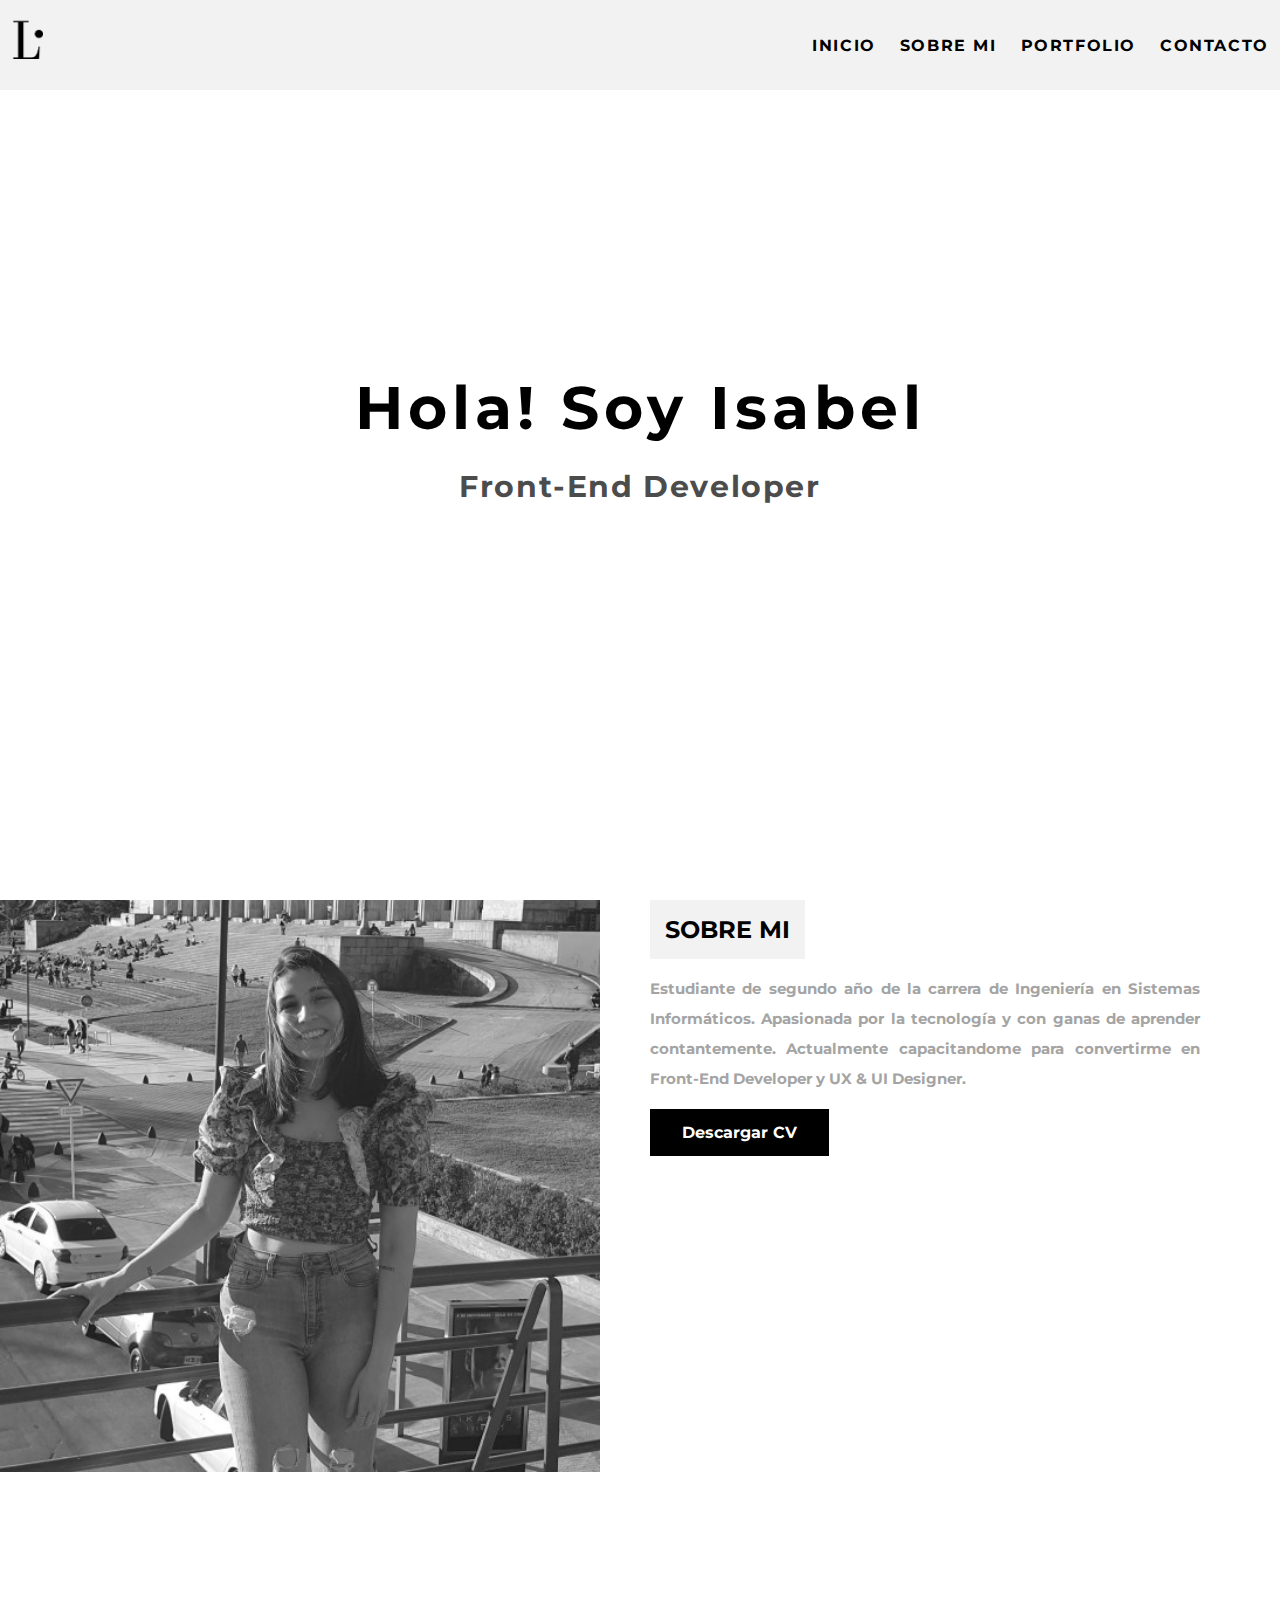
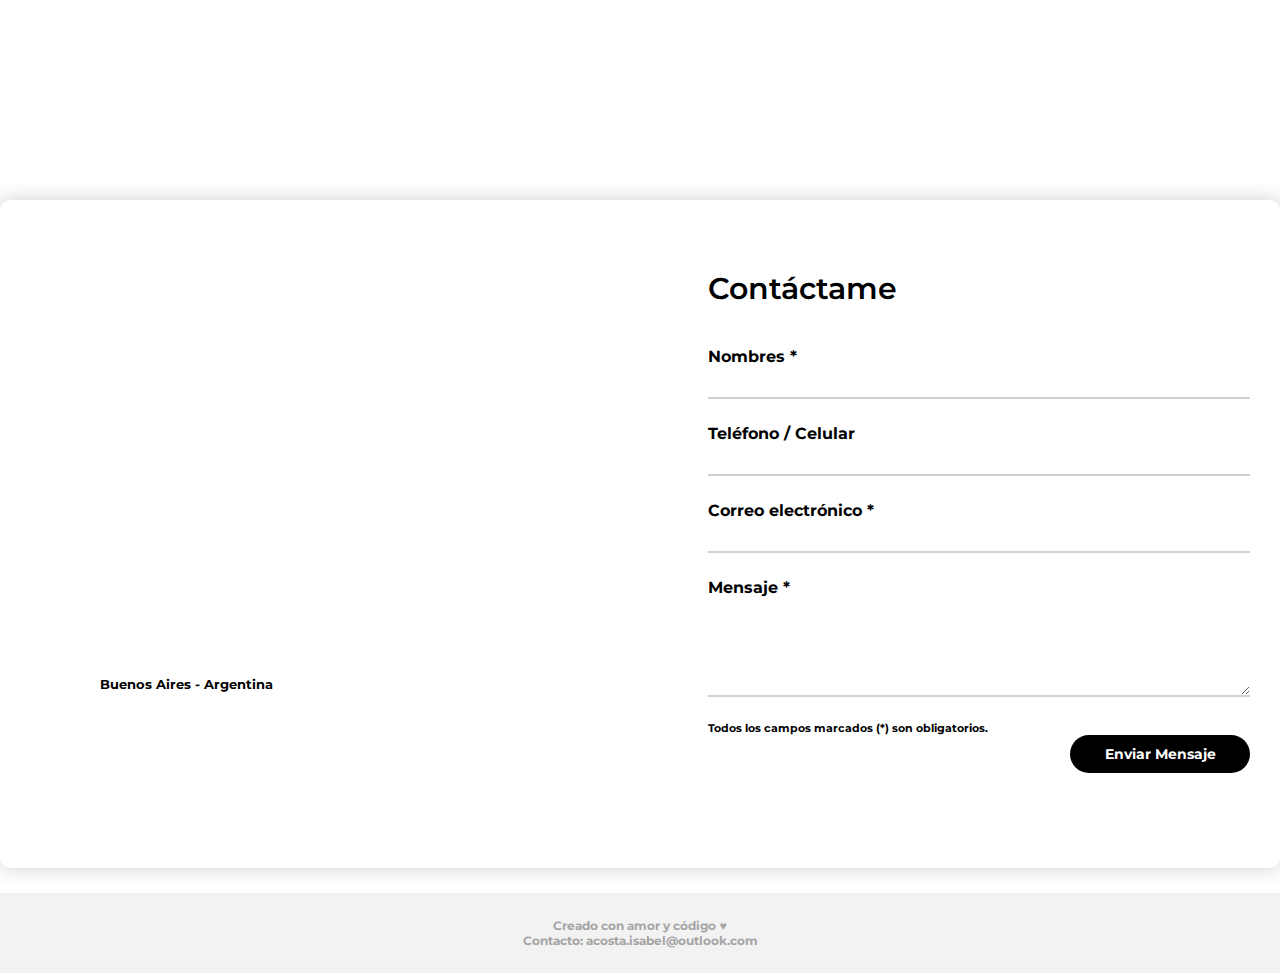
<file: index.html>
<!DOCTYPE html>
<html lang="es">
<head>
    <meta charset="UTF-8">
    <meta name="viewport" content="width=device-width, initial-scale=1.0">
    <title>Inicio | Isabel Benitez</title>
    <link rel="stylesheet" href="./CSS/estilos.css">
    <link rel="stylesheet" href="https://cdnjs.cloudflare.com/ajax/libs/font-awesome/6.4.0/css/all.min.css" integrity="sha512-iecdLmaskl7CVkqkXNQ/ZH/XLlvWZOJyj7Yy7tcenmpD1ypASozpmT/E0iPtmFIB46ZmdtAc9eNBvH0H/ZpiBw==" crossorigin="anonymous" referrerpolicy="no-referrer" />

</head>
<body>
    <header> <!--INICIO HEADER-->
        <nav class="navbar container">
            <picture class="navbarCajaLogo">
                <a href="index.html"> <!--Logo redirige al HOME-->
                    <img class="navbarLogo" src="./IMAGENES/LOGO ISA SIn fondo.png" alt="Logotipo color negro Li de Lilian Isabel">
                </a>
            </picture>

            <input type="checkbox" id="toggler">
            <label for="toggler"><i class="fa-sharp fa-solid fa-bars" style="color: #00040a;"></i></label>

            <div class="menu">
                <ul class="navbarListas">
                    <li class="lista"><a href="./index.html">INICIO</a></li>
                    <li class="lista"><a href="#sobremi">SOBRE MI</a></li>
                    <li class="lista"><a href="./HTML/portfolio.html">PORTFOLIO</a></li>
                    <li class="lista"><a href="#contactoyForm">CONTACTO</a></li>
                </ul>
            </div>
        </nav>
    </header> <!--FIN HEADER-->



    <main> <!--INICIO MAIN-->
        <section class="inicio container"> <!--INICIO CAJA 1-->
            <article class="contenido">
                <div class="info">
                    <h1 class="saludo">Hola! Soy Isabel</h1>

                    <p class="saludo__texto">Front-End Developer</p>

                    <div class="redes">
                        <a href="https://github.com/IsabelBenitez23"  target="_blank"><i class="fa-brands fa-github"></i></a>
                        <a href="https://www.linkedin.com/in/isabel-benitez-acosta-27b297232/" target="_blank"><i class="fa-brands fa-linkedin"></i></a>
                        <a href="https://twitter.com/lilianisabel23"  target="_blank"><i class="fa-brands fa-square-twitter"></i></a>
                        <a href="mailto:acosta.isabel@outlook.com"><i class="fa-solid fa-envelope"></i></a>
                    </div>
                </div>
            </article>
        </section> <!--FIN CAJA 1-->



        <section  id="sobremi" class="sobre__mi container"> <!--INICIO CAJA 2-->
            <article class="contenido">
                <div class="left">
                    <picture class="contenedor__imagen">
                        <img class="imagen" src="./IMAGENES/mifoto.jpg" alt="foto en blanco y negro chica sonriendo parada en un puente">
                    </picture>
                </div>

                <div class="right">
                    <div class="info">
                        <h2 class="titulo__sobremi">SOBRE MI</h2>
                        <p class="parrafo__sobremi">Estudiante de segundo año de la carrera de Ingeniería en Sistemas Informáticos. Apasionada por la tecnología y con ganas de aprender contantemente. 
                            Actualmente capacitandome para convertirme en Front-End Developer y UX & UI Designer.</p>
                        <a class="btn__descargar" href="./IMAGENES/cv isabel.pdf" target="_blank">Descargar CV</a>
                    </div>
                </div>

            </article>
        </section> <!--FIN CAJA 2-->



        <section class="form__wrap container" id="contactoyForm"> <!--INICIO CAJA 3-->
            <article class="map__info">
                <iframe src="https://www.google.com/maps/embed?pb=!1m18!1m12!1m3!1d105073.27471138026!2d-58.51587110377054!3d-34.61579593291539!2m3!1f0!2f0!3f0!3m2!1i1024!2i768!4f13.1!3m3!1m2!1s0x95bcca3b4ef90cbd%3A0xa0b3812e88e88e87!2sBuenos%20Aires%2C%20CABA%2C%20Argentina!5e0!3m2!1ses!2spy!4v1686518318622!5m2!1ses!2spy" width="400" height="300" style="border:0;" allowfullscreen="" loading="lazy" referrerpolicy="no-referrer-when-downgrade"></iframe>
                <h5>Buenos Aires - Argentina <i class="fa-solid fa-location-dot" style="color: #000000;"></i></h5>
            </article>

            <form name="formularioContacto" class="form__contact">
                <h2>Contáctame</h2>
                <div class="user__info">
                    <label for="names">Nombres *</label>
                    <input type="text" id="names">

                    <label for="phone">Teléfono / Celular</label>
                    <input type="text" id="phone">

                    <label for="emai;">Correo electrónico *</label>
                    <input type="text" id="email">

                    <label for="mensaje">Mensaje *</label>
                    <textarea name="mensaje" id="mensaje" rows="4" minlength="10" maxlength="200" style="resize: vertical;"></textarea>
                    <h6>Todos los campos marcados (*) son obligatorios.</h6>

                    <input type="button" id="viewAlerta" value="Enviar Mensaje">
                </div>
            </form>
        </section> <!--FIN CAJA 3-->
    </main> <!--FIN MAIN-->



    <footer> <!--INICIO FOOTER-->
         <section>
            <p>Creado con amor y código &hearts;</p>
            <p>Contacto: acosta.isabel@outlook.com</p>
         </section>
    </footer> <!--FIN FOOTER-->
    <script src="./JS/script.js"></script>
</body>
</html>
</file>
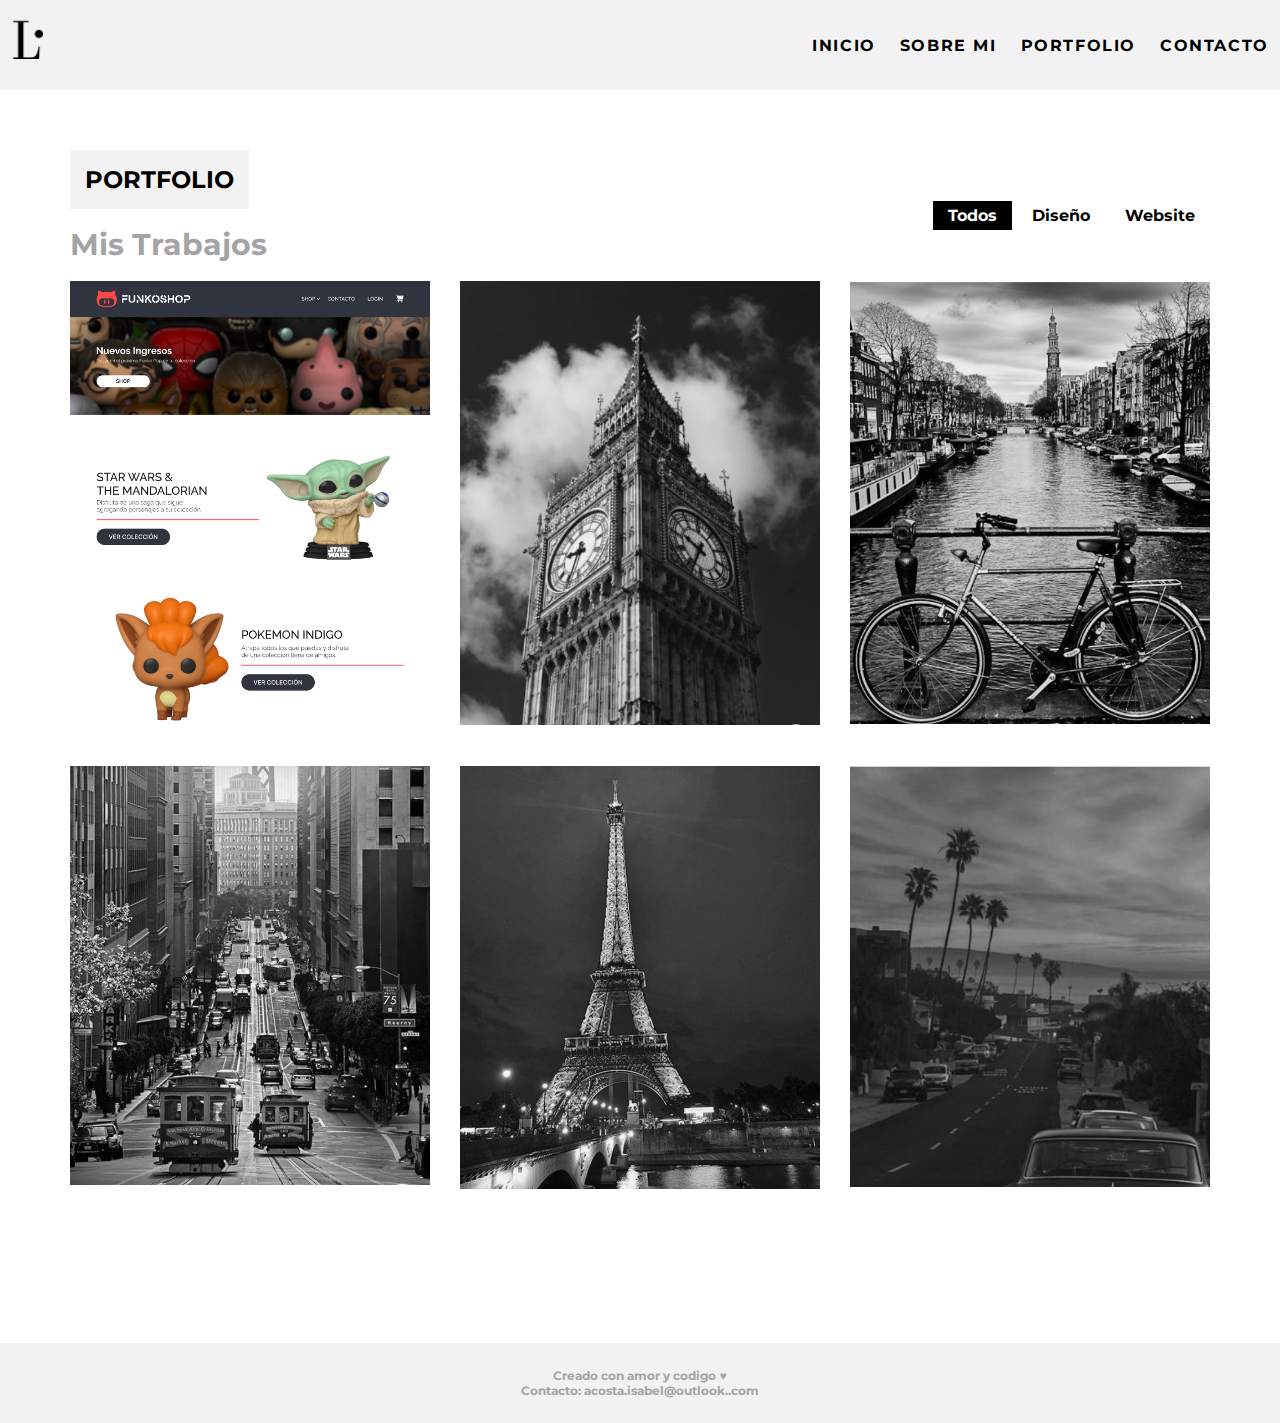
<file: HTML/portfolio.html>
<!DOCTYPE html>
<html lang="es">
<head>
    <meta charset="UTF-8">
    <meta name="viewport" content="width=device-width, initial-scale=1.0">
    <title>Portfolio | Isabel Benitez</title>
    <link rel="stylesheet" href="../CSS/portfolioEstilos.css">
    <link rel="stylesheet" href="https://cdnjs.cloudflare.com/ajax/libs/font-awesome/6.4.0/css/all.min.css" integrity="sha512-iecdLmaskl7CVkqkXNQ/ZH/XLlvWZOJyj7Yy7tcenmpD1ypASozpmT/E0iPtmFIB46ZmdtAc9eNBvH0H/ZpiBw==" crossorigin="anonymous" referrerpolicy="no-referrer" />
</head>
<body>
    <header> <!--INICIO HEADER-->
        <nav class="navbar container">
            <picture class="navbarCajaLogo">
                <a href="../index.html"> <!--Logo redirige al HOME-->
                    <img class="navbarLogo" src="../IMAGENES/LOGO ISA SIn fondo.png" alt="Logotipo color negro Li de Lilian Isabel">
                </a>
            </picture>

            <input type="checkbox" id="toggler">
            <label for="toggler"><i class="fa-sharp fa-solid fa-bars" style="color: #00040a;"></i></label>

            <div class="menu">
                <ul class="navbarListas">
                    <li class="lista"><a href="../index.html">INICIO</a></li>
                    <li class="lista"><a href="../index.html#sobremi">SOBRE MI</a></li>
                    <li class="lista"><a href="../index.html">PORTFOLIO</a></li>
                    <li class="lista"><a href="../index.html#contactoyForm">CONTACTO</a></li>
                </ul>
            </div>
        </nav>
    </header> <!--FIN HEADER-->

    <main> <!--INICIO MAIN-->
        <section class="portfolio"> <!--INICIO PORTFOLIO-->
            <article class="contenido">
                <div class="encabezado__portfolio">
                    <div class="left">
                        <h2 class="portfolio__titulo">PORTFOLIO</h2>
                        <p class="portfolio__mistrabajos">Mis Trabajos</p>
                    </div>


                    <div class="right">
                        <a href="javscript:void(0)" class="activada">Todos</a>
                        <a href="javscript:void(0)">Diseño</a>
                        <a href="javscript:void(0)">Website</a>
                    </div>
                </div>

                <section class="galeria">
                    <picture class="proyectos">
                        <img src="../IMAGENES/1.png" alt="Pagina web de venta de coleccion de funkos">
                        <h3 class="proyecto__lista">Proyecto 1</h3>
                    </picture>
    

                    <picture class="proyectos">
                        <img src="../IMAGENES/2.png" alt="Reloj de la Torre del Big Ben en blanco y negro">
                        <h3 class="proyecto__lista">Proyecto 2</h3>
                    </picture>


  
                    <picture class="proyectos">
                        <img src="../IMAGENES/3.png" alt="Imagen de Ámsterdam en blanco y negro con bicicleta de fondo">
                        <h3 class="proyecto__lista">Proyecto 3</h3>
                    </picture>



                    <picture class="proyectos">
                        <img src="../IMAGENES/4.png" alt="Imagen de San Francisco en blanco y negro con tranvias y edificios de fondo">
                        <h3 class="proyecto__lista">Proyecto 4</h3>
                    </picture>


                    <picture class="proyectos">
                        <img src="../IMAGENES/5.png" alt="Torre Eiffel en la noche en blanco y negro">
                        <h3 class="proyecto__lista">Proyecto 5</h3>
                    </picture>



                    <picture class="proyectos">
                        <img src="../IMAGENES/6.png" alt="Imagen de Miami en blanco y negro y una carretera con autos y palmeras">
                        <h3 class="proyecto__lista">Proyecto 6</h3>
                    </picture>
                </section>
            </article>
        </section> <!--FIN PORTFOLIO-->
    </main> <!--FIN MAIN-->


    <footer> <!--INICIO FOOTER-->
        <section>
           <p>Creado con amor y codigo &hearts;</p>
           <p>Contacto: acosta.isabel@outlook..com</p>
        </section>

   </footer> <!--FIN FOOTER-->
</body>
</html>
</file>
<file: CSS/estilos.css>
@import url('https://fonts.googleapis.com/css2?family=Montserrat:wght@100&display=swap');

/*HEADER*/
*{
    margin: 0;
    padding: 0;
    box-sizing: border-box;
    font-family: 'Montserrat', sans-serif;
    font-weight: bold;
}

html{
    scroll-behavior: smooth;
}


header{
    width: 100vw;
    max-width: 100%;
    background-color: #f2f2f2;
    padding: 0.7rem;
    position: fixed;
    transition: .5s;
    z-index: 1;
}

.container{
    max-width: 1300px;
    margin: 0 auto;
}


.navbar{
    display: flex;
    justify-content: space-between;
    align-items: center;
    flex-wrap: wrap;
    padding: auto auto;
   
}

.navbarLogo{
    height: 4rem;
}

.navbarListas{
    display: flex;
    gap: 1.5rem;
    list-style: none;
    letter-spacing: 0.1em;
}

.lista{
    background-image: linear-gradient(black, black);
    background-position: 0% 100%;
    background-repeat: no-repeat;
    background-size: 0% 2px;
    transition: background-size .3s;
    color: black;
}
.lista:hover, .lista:focus {
    background-size: 100% 2px;
}

a{
    text-decoration: none;
    list-style: none;
    color: black;
}

#toggler,
 .navbar label{
    display: none;
}



/*MAIN*/

/*INICIO*/

.inicio{
    display: flex;
    justify-content: center;
    align-items: center;
    height: 100vh;
    letter-spacing: 0.1em;
    background-attachment: fixed;
}

.inicio .contenido .info{
    display: flex;
    flex-direction: column;
    align-items: center;
    animation: aparecer 5s forwards;
}

@keyframes aparecer{
    0%{
        margin-left: -50px;
        opacity: 0;
    }
    100%{
        margin-left: 0;
        opacity: 1;
    }
}

.inicio .contenido .info .saludo{
    font-size: 60px;
    letter-spacing: 5px;
    text-align: center;
}

.saludo__texto{
    display: inline-block;
    font-size: 30px;
    color: black;
    color: #4c4c4c;
    padding: 1.5rem;
    text-align: center;
}

.inicio .contenido .info .redes{
    display: inline-block;
    color: #4c4c4c;
    font-size: 20px;
    color: #4c4c4c;
}

.fa-sharp.fa-solid.fa-bars {
    font-size: 35px; /* Aumenta el tamaño del ícono */
  }


/*SOBRE  MI*/
.sobre__mi .contenido{
    display: flex;
    height: 100vh;
    justify-content: space-between;
    max-width: 1200px;
}

.sobre__mi .contenido .left{
 width: 50%;
}

.sobre__mi .contenido .right{
    width: 50%;
    padding-left: 50px;
}

.titulo__sobremi{
    display: inline-block;
    padding: 15px;
    margin-bottom: 15px;
    background-color: #f2f2f2;
}

.parrafo__sobremi{
    font-size: 15px;
    line-height: 30px;
    margin-bottom: 15px;
    text-align: justify;
}

.btn__descargar{
    display: inline-block;
    text-decoration: none;
    background-color: black;
    color: white;
    padding: 12px 30px;
    border: 2px solid black;
    transition: .5s;
}

.btn__descargar:hover{
    background-color: white;
    color: black;
}

.contenedor__imagen .imagen{
    width: 100%;
}




/*CONTACTO */
.form__wrap{
    display: flex;
    justify-content: space-evenly;
    align-items: center;
    width: 100%;
    overflow: hidden;
    border-radius: 10px;
    box-shadow: 0px 0px 20px rgba(0 0 0 / 0.2);
    margin-bottom: 25px;
}

.map__info{
    width: 40%;
    margin: 100px;
    display: flex;
    flex-direction: column;
}


.form__contact{
    width: 50%;
    padding: 70px 30px;
}

.form__contact h2{
    font-size: 30px;
    font-weight: 600;
    color: black;
    margin-bottom: 40px;
}

.form__contact .user__info{
    display: flex;
    flex-direction: column;
}

.form__contact input, .form__contact textarea{
    width: 100%;
    padding: 8px 0px 5px;
    border: none;
    border-bottom: 2px solid #d1d1d1;
    color: #5a5a5a;
    font-size: 14px;
    margin-bottom: 25px;
}

textarea#mensaje {
    min-height: 100px;
    max-height: 200px;
    width: 100%;
    resize: vertical;
  } 


:focus{
    outline: none;
}

.form__contact input[type="button"]{
    width: 180px;
    background-color: black;
    color: white;
    padding: 10px;
    border: none;
    border-radius: 25px;
    align-self: flex-end;
}

.form__contact input[type="button"]:hover{
    background-color: #a4a4a4;
}

/*FOOTER*/
footer {
    background-color: #f2f2f2;
    padding: 25px;
    text-align: center;
  }
  
  p {
    font-size: 12px;
    color: #a4a4a4;
    margin: 0;
  }



/*MEDIA QUERIES*/
@media screen and (max-width: 600px) {
    /*SECCION HEADER*/
    .menu{
        width: 100%;
        max-height: 0;
        overflow: hidden;
    }

    .navbarListas{
        flex-direction: column;
        align-items: center;
        padding: 20px;
    }

    .navbar label{
        display: inline-flex;
        align-items: center;
        cursor: pointer;
    }

    #toggler:checked ~ .menu{
        max-height: 100%;
    }

    /* SECCION INICIO */
    .inicio .contenido .info .saludo {
        font-size: 40px;
    }

    .saludo__texto {
        font-size: 20px;
    }

    .inicio .contenido .info .redes {
        font-size: 16px;
    }

    /* SOBRE MI */
    .sobre__mi .contenido {
        flex-direction: column;
    }

    .sobre__mi .contenido .left,
    .sobre__mi .contenido .right {
        width: 100%;
        padding-left: 0;
    }

    /* CONTACTO */
    .form__wrap {
        flex-direction: column;
    }

    .map__info {
        margin: 100px;

    }

    .form__contact,
    .map__info {
        width: 100%;
    }

    .btn__descargar {
        margin-bottom: 50px; /* Agrega un espacio de 10px debajo del botón */
      }

    /* FOOTER */
    footer {
        padding: 15px;
    }

    p {
        font-size: 10px;
    }

    .form__contact h6 {
        margin-bottom: 30px; 
      }
}
</file>
<file: CSS/portfolioEstilos.css>
@import url('https://fonts.googleapis.com/css2?family=Montserrat:wght@100&display=swap');

/*HEADER*/
*{
    margin: 0;
    padding: 0;
    box-sizing: border-box;
    font-family: 'Montserrat', sans-serif;
    font-weight: bold;
}

html{
    scroll-behavior: smooth;
}


header{
    width: 100vw;
    max-width: 100%;
    background-color: white;
    padding: 0.7rem;
    position: fixed;
    transition: .5s;
    z-index: 1;
    background-color: #f2f2f2;
}

html{
    scroll-behavior: smooth;
}


.container{
    max-width: 1300px;
    margin: 0 auto;
}


.navbar{
    display: flex;
    justify-content: space-between;
    align-items: center;
    flex-wrap: wrap;
    padding: auto auto;
   
}

.navbarLogo{
    height: 4rem;
}

.navbarListas{
    display: flex;
    gap: 1.5rem;
    list-style: none;
    letter-spacing: 0.1em;
}

.lista{
    background-image: linear-gradient(black, black);
    background-position: 0% 100%;
    background-repeat: no-repeat;
    background-size: 0% 2px;
    transition: background-size .3s;
    color: black;
}
.lista:hover, .lista:focus {
    background-size: 100% 2px;
}

a{
    text-decoration: none;
    list-style: none;
    color: black;
}

#toggler,
 .navbar label{
    display: none;
}


/*PORTFOLIO*/
.portfolio .contenido{
    padding: 150px 30px;
    max-width: 1200px;
    margin: auto;
}

.portfolio__titulo{
    display: inline-block;
    padding: 15px;
    margin-bottom: 15px;
    background-color: #f2f2f2;
}

.encabezado__portfolio{
    display: flex;
    justify-content: space-between;
    align-items: center;
}

.encabezado__portfolio a{
    display: inline-block;
    color: black;
    padding:5px 15px ;
}

.activada{
    background-color: black;
    color: #ffff !important;
}

.portfolio__mistrabajos{
    font-size: 30px;
    line-height: 1.4;
    font-weight: 700;
    margin-bottom: 15px;
}


.galeria{
    display: grid;
    grid-template-columns: repeat(auto-fit, minmax(330px, 1fr));
    gap: 30px;
}

.portfolio .galeria img{
    width: 100%;
    transition: .5s;
}

.proyectos{
    position: relative;
    overflow: hidden;
}

.proyecto__lista{
    position: absolute;
    bottom: 0;
    padding: 20px;
    width: 100%;
    background-color: rgba(0, 0, 0, 85%);
    color:white;
    transition: .5s;
    opacity: 0;
}

.proyectos:hover .proyecto__lista{
    opacity: 1;
}

.proyectos:hover img{
    transform: scale(1.1);
}


/*footer*/
footer {
    background-color: #f2f2f2;
    padding: 25px;
    text-align: center;
  }
  
  p {
    font-size: 12px;
    color: #a4a4a4;
    margin: 0;
  }




/*MEDIA QUERIES*/
@media screen and (max-width: 600px) {
    /*SECCION HEADER*/
    .menu{
        width: 100%;
        max-height: 0;
        overflow: hidden;
    }

    .navbarListas{
        flex-direction: column;
        align-items: center;
        padding: 20px;
    }

    .navbar label{
        display: inline-flex;
        align-items: center;
        cursor: pointer;
    }

    #toggler:checked ~ .menu{
        max-height: 100%;
    }

    .lista {
        width: 100%;
        text-align: center;
        padding: 1rem 0;
        background-color: transparent;
        background-size: 0% 2px;
    }

    .navbarListas li:hover,
    .navbarListas li:focus {
        background-color: transparent;
        background-size: 100% 2px;
    }

    .portfolio .contenido {
        padding: 100px 20px;
    }

    .portfolio__titulo,
    .portfolio__mistrabajos {
        text-align: center;
    }

    .encabezado__portfolio {
        flex-direction: column;
        align-items: center;
    }

    .right {
        margin-top: 1rem;
    }

    .galeria {
        grid-template-columns: repeat(auto-fit, minmax(280px, 1fr));
        gap: 20px;
    }

    .proyectos {
        margin-bottom: 1rem;
    }
}
</file>
